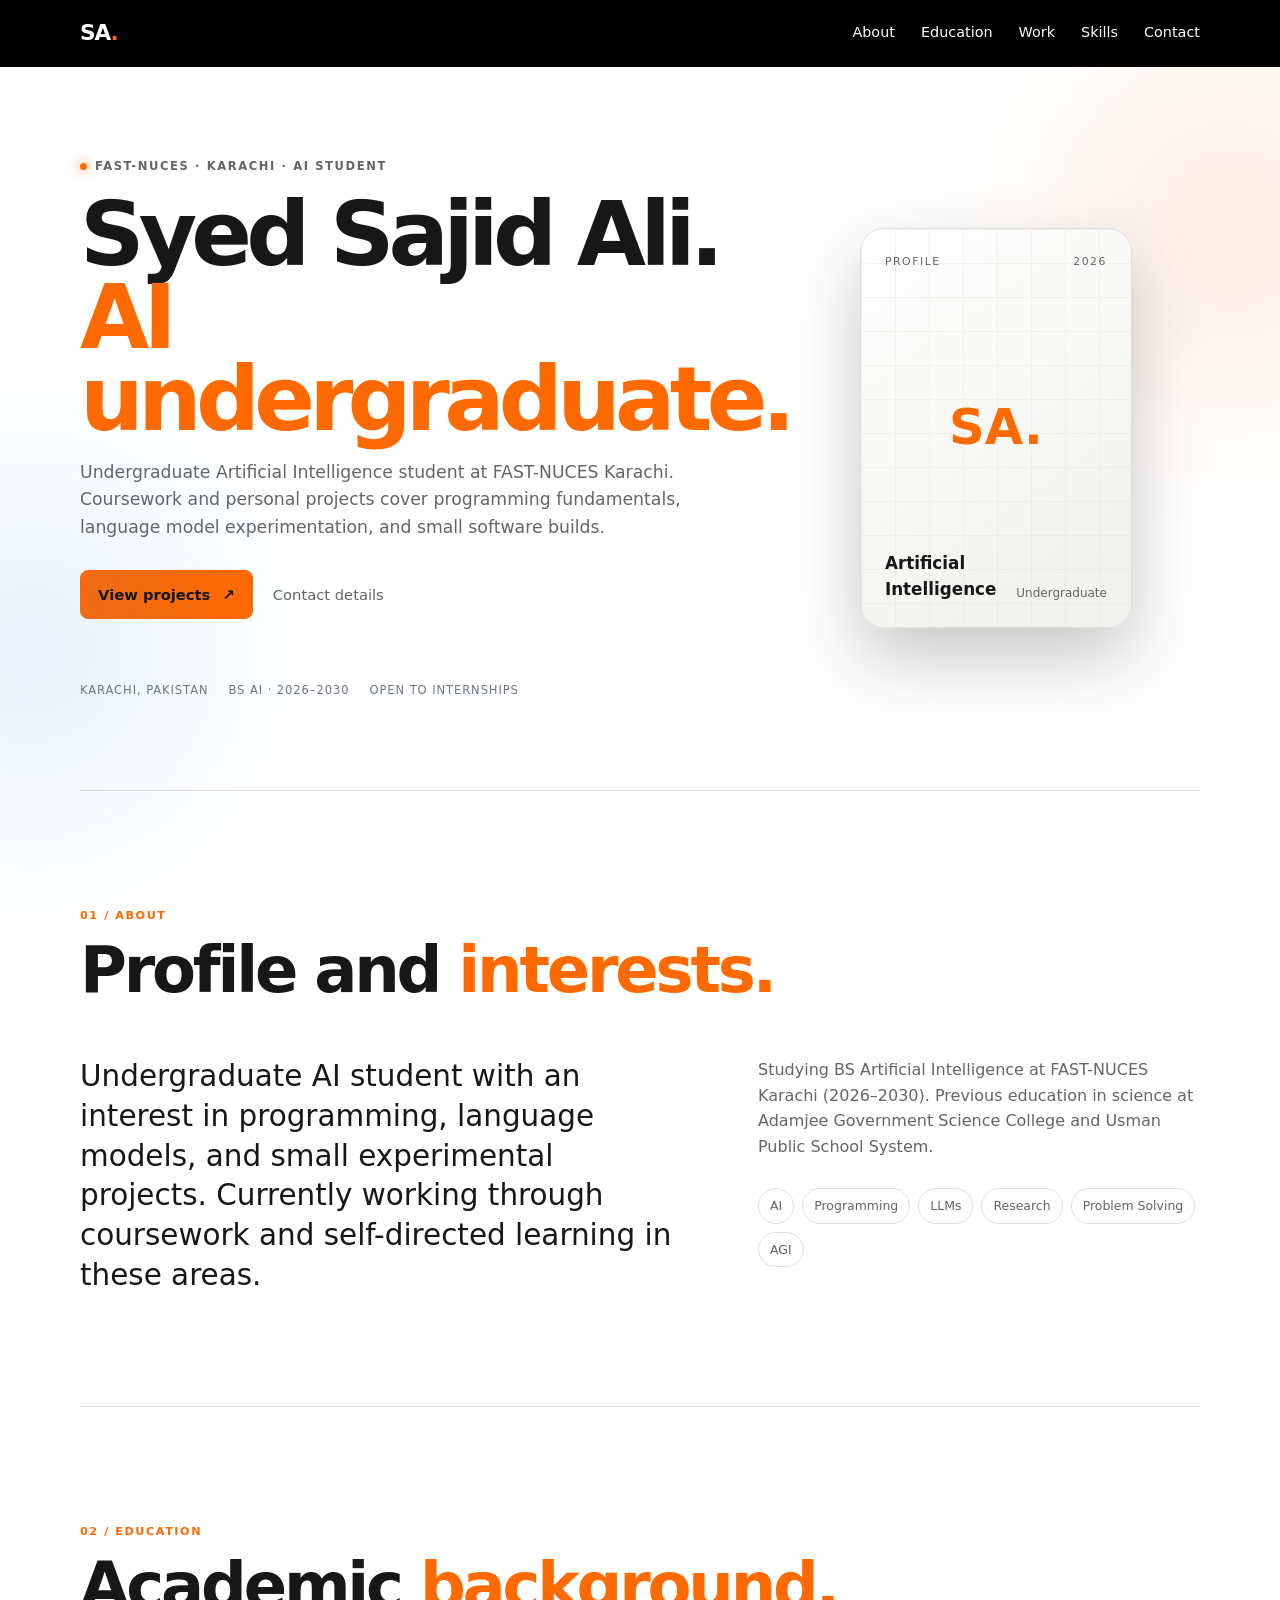
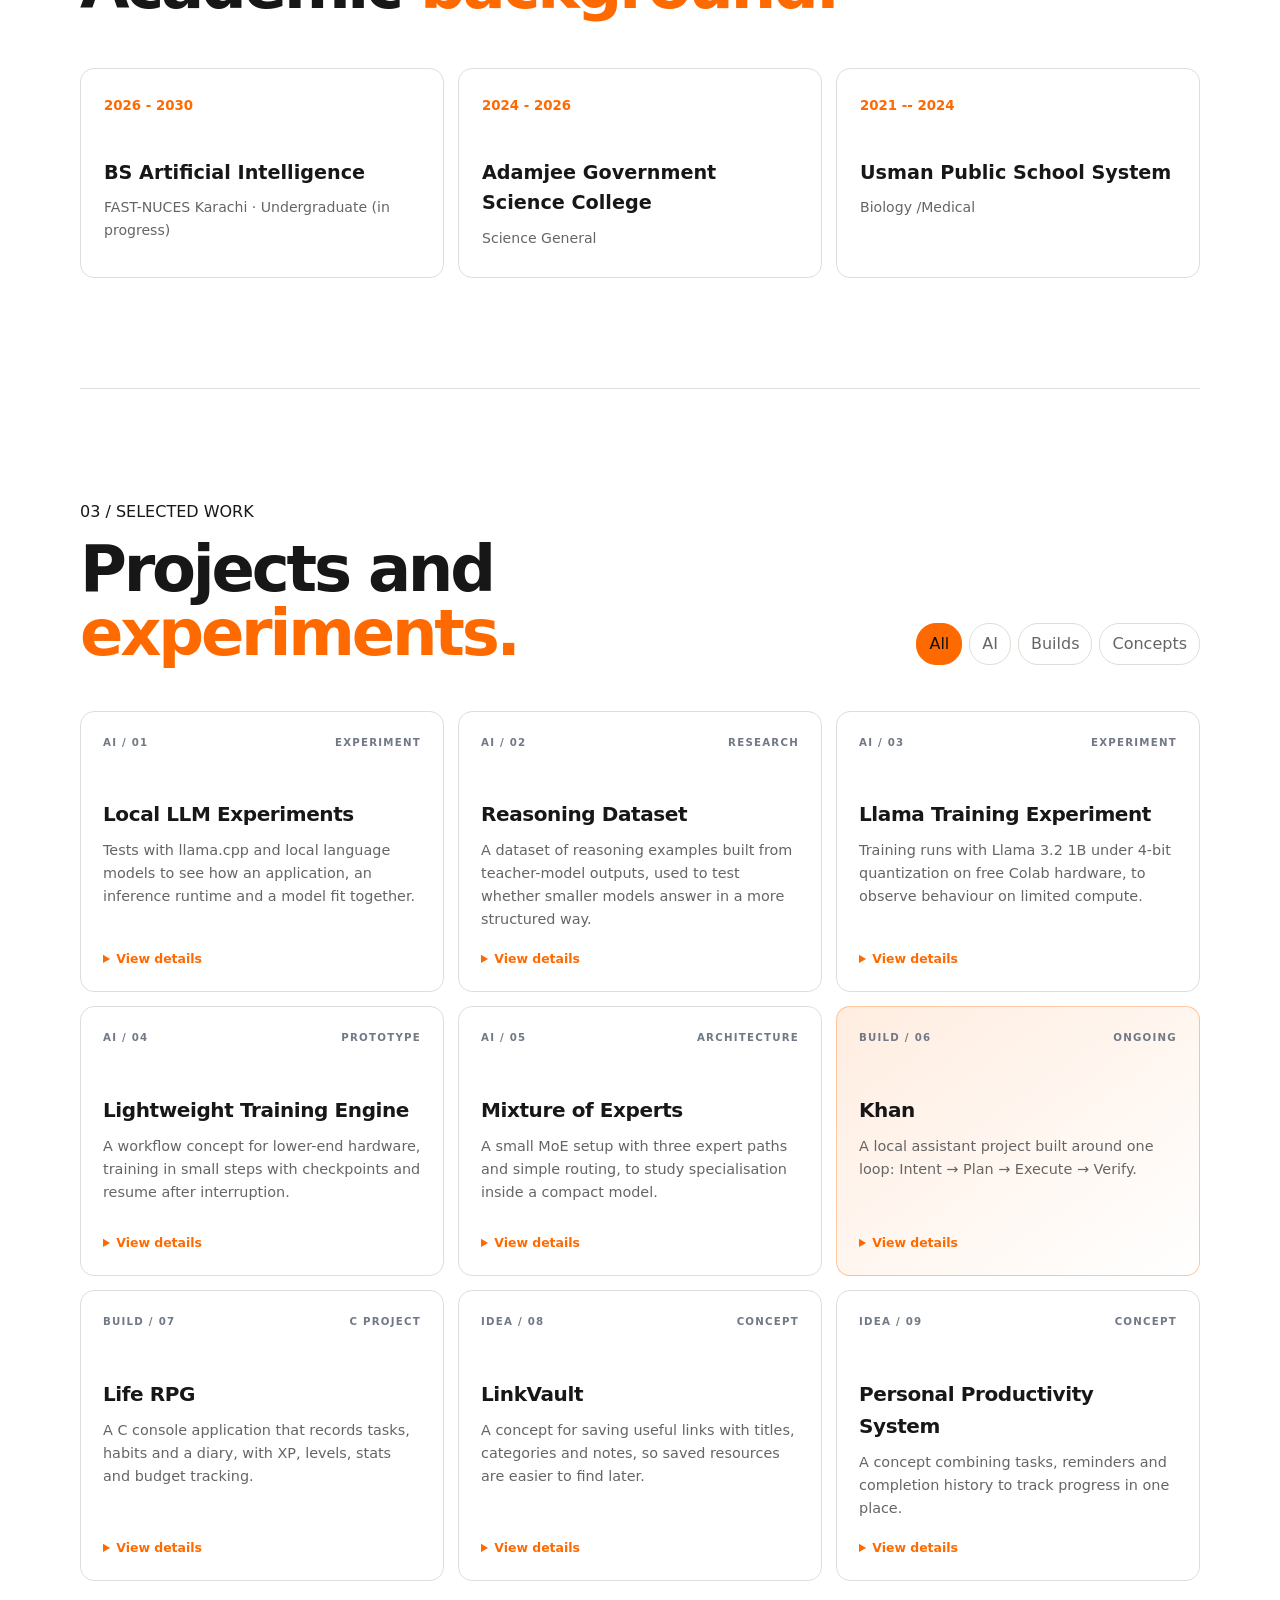
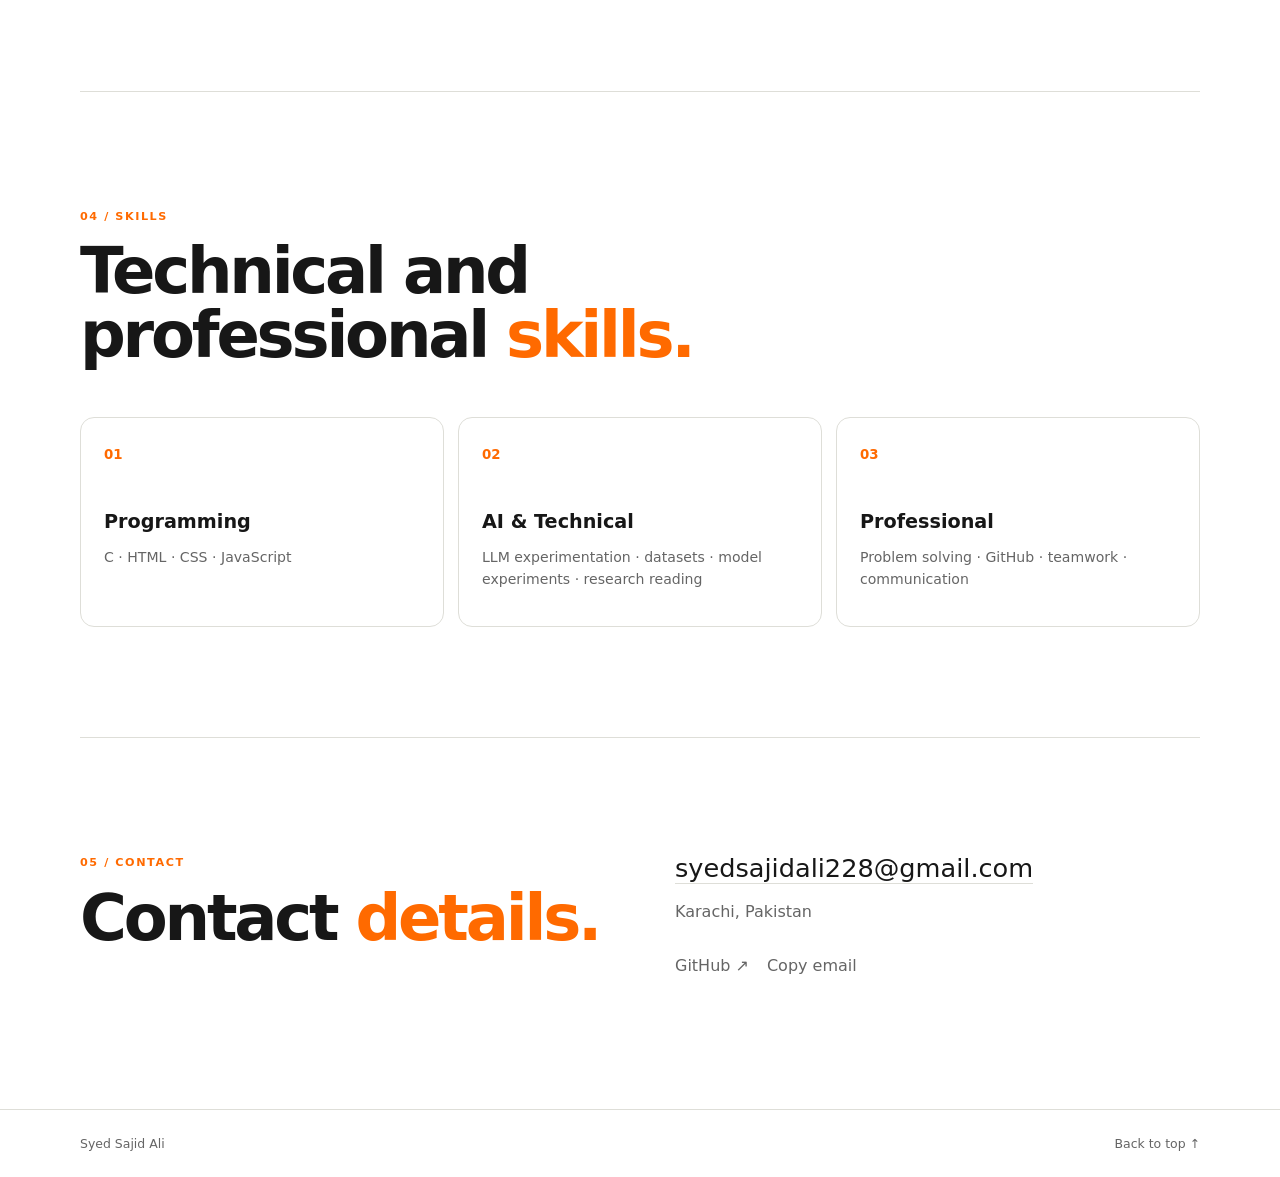
<file: ICT Project/index.html>
<!DOCTYPE html>
<html lang="en">
<head>
  <meta name="viewport" content="width=device-width, initial-scale=1">
  <title>Syed Sajid Ali |AI Student</title>
  <link rel="stylesheet" href="style.css">
</head>
<body id="top">

  <div class="glow glow-one"></div>
  <div class="glow glow-two"></div>

  <!-- top bar, css keeps it stuck at the top while scrolling, and the sun button switches between dark and light theme using javascript -->
  <header>
    <nav class="wrap">
      <a class="logo" href="#top">SA<span>.</span></a>
      <div class="nav-links">
        <a href="#about">About</a>
        <a href="#education">Education</a>
        <a href="#work">Work</a>
        <a href="#skills">Skills</a>
        <a href="#contact">Contact</a>
      </div>
    </nav>
  </header>

  <main>

    <!-- hero is the first screen, it shows my name, current degree, a short factual summary, and a decorative card with my basic profile details -->
    <section class="hero wrap">
      <div class="hero-copy">
        <div class="eyebrow"><span class="dot"></span>FAST-NUCES · KARACHI · AI STUDENT</div>
        <h1>Syed Sajid Ali.<br><span>AI undergraduate.</span></h1>
        <p class="hero-text">
          Undergraduate Artificial Intelligence student at FAST-NUCES Karachi.
          Coursework and personal projects cover programming fundamentals,
          language model experimentation, and small software builds.
        </p>
        <div class="hero-buttons">
          <a class="button" href="#work">View projects <span>↗</span></a>
          <a class="text-link" href="#contact">Contact details</a>
        </div>
        <div class="quick-info">
          <span>Karachi, Pakistan</span>
          <span>BS AI · 2026–2030</span>
          <span>Open to internships</span>
        </div>
      </div>

      <div class="hero-card">
        <div class="card-grid"></div>
        <div class="avatar">SA.</div>
        <div class="hero-card-top"><span>PROFILE</span><span>2026</span></div>
        <div class="hero-card-bottom"><strong>Artificial Intelligence</strong><span>Undergraduate</span></div>
      </div>
    </section>

    <!-- about section with a short factual profile on the left and my areas of interest listed as small tags on the right -->
    <section id="about" class="section wrap">
      <div class="section-head">
        <span>01 / ABOUT</span>
        <h2>Profile and <em>interests.</em></h2>
      </div>
      <div class="about-grid">
        <p class="big-text">
          Undergraduate AI student with an interest in programming,
          language models, and small experimental projects. Currently
          working through coursework and self-directed learning in these areas.
        </p>
        <div class="about-side">
          <p>
            Studying BS Artificial Intelligence at FAST-NUCES Karachi (2026–2030).
            Previous education in science at Adamjee Government Science College
            and Usman Public School System.
          </p>
          <div class="chips">
            <span>AI</span><span>Programming</span><span>LLMs</span>
            <span>Research</span><span>Problem Solving</span><span>AGI</span>
          </div>
        </div>
      </div>
    </section>

    <!-- education section, listed newest first with dates, each entry uses the skill-card style so it matches the rest of the site without adding new css -->
    <section id="education" class="section wrap">
      <div class="section-head">
        <span>02 / EDUCATION</span>
        <h2>Academic <em>background.</em></h2>
      </div>
      <div class="skills-grid">
        <div class="skill-card">
          <small>2026 - 2030</small>
          <h3>BS Artificial Intelligence</h3>
          <p>FAST-NUCES Karachi · Undergraduate (in progress)</p>
        </div>
        <div class="skill-card">
          <small>2024 - 2026</small>
          <h3>Adamjee Government Science College</h3>
          <p>Science General</p>
        </div>
        <div class="skill-card">
          <small>2021 -- 2024</small>
          <h3>Usman Public School System</h3>
          <p>Biology /Medical</p>
        </div>
      </div>
    </section>

    <!-- work section lists projects and experiments, the four filter buttons call showCat() in javascript to hide any card that does not match the chosen category -->
    <section id="work" class="section wrap">
      <div class="section-head work-head">
        <div>
          <span>03 / SELECTED WORK</span>
          <h2>Projects and <em>experiments.</em></h2>
        </div>
        <div class="filters">
          <button class="active" onclick="showCat('all', this)">All</button>
          <button onclick="showCat('ai', this)">AI</button>
          <button onclick="showCat('builds', this)">Builds</button>
          <button onclick="showCat('concepts', this)">Concepts</button>
        </div>
      </div>

      <div class="projects">

        <article class="project ai">
          <div class="project-top"><span>AI / 01</span><span>EXPERIMENT</span></div>
          <h3>Local LLM Experiments</h3>
          <p>Tests with llama.cpp and local language models to see how an application, an inference runtime and a model fit together.</p>
          <details><summary>View details</summary><p>llama.cpp · local inference · application/model workflow</p></details>
        </article>

        <article class="project ai">
          <div class="project-top"><span>AI / 02</span><span>RESEARCH</span></div>
          <h3>Reasoning Dataset</h3>
          <p>A dataset of reasoning examples built from teacher-model outputs, used to test whether smaller models answer in a more structured way.</p>
          <details><summary>View details</summary><p>Reasoning examples · teacher outputs · exploratory testing</p></details>
        </article>

        <article class="project ai">
          <div class="project-top"><span>AI / 03</span><span>EXPERIMENT</span></div>
          <h3>Llama Training Experiment</h3>
          <p>Training runs with Llama 3.2 1B under 4-bit quantization on free Colab hardware, to observe behaviour on limited compute.</p>
          <details><summary>View details</summary><p>Llama 3.2 1B · 4-bit quantization · Google Colab</p></details>
        </article>

        <article class="project ai">
          <div class="project-top"><span>AI / 04</span><span>PROTOTYPE</span></div>
          <h3>Lightweight Training Engine</h3>
          <p>A workflow concept for lower-end hardware, training in small steps with checkpoints and resume after interruption.</p>
          <details><summary>View details</summary><p>Checkpoints · resume flow · distillation experiments</p></details>
        </article>

        <article class="project ai">
          <div class="project-top"><span>AI / 05</span><span>ARCHITECTURE</span></div>
          <h3>Mixture of Experts</h3>
          <p>A small MoE setup with three expert paths and simple routing, to study specialisation inside a compact model.</p>
          <details><summary>View details</summary><p>Three experts · routing · specialization</p></details>
        </article>

        <article class="project builds feature">
          <div class="project-top"><span>BUILD / 06</span><span>ONGOING</span></div>
          <h3>Khan</h3>
          <p>A local assistant project built around one loop: Intent → Plan → Execute → Verify.</p>
          <details><summary>View details</summary><p>Intent planning · execution · verification</p></details>
        </article>

        <article class="project builds">
          <div class="project-top"><span>BUILD / 07</span><span>C PROJECT</span></div>
          <h3>Life RPG</h3>
          <p>A C console application that records tasks, habits and a diary, with XP, levels, stats and budget tracking.</p>
          <details><summary>View details</summary><p>Tasks · diary · XP · levels · stats · budget tracking</p></details>
        </article>

        <article class="project concepts">
          <div class="project-top"><span>IDEA / 08</span><span>CONCEPT</span></div>
          <h3>LinkVault</h3>
          <p>A concept for saving useful links with titles, categories and notes, so saved resources are easier to find later.</p>
          <details><summary>View details</summary><p>Organization · search · workflow context</p></details>
        </article>

        <article class="project concepts">
          <div class="project-top"><span>IDEA / 09</span><span>CONCEPT</span></div>
          <h3>Personal Productivity System</h3>
          <p>A concept combining tasks, reminders and completion history to track progress in one place.</p>
          <details><summary>View details</summary><p>Reminders · completion history · progress tracking</p></details>
        </article>

      </div>
    </section>

    <!-- skills section, three short lists grouped by programming, ai and professional, no javascript needed here -->
    <section id="skills" class="section wrap">
      <div class="section-head">
        <span>04 / SKILLS</span>
        <h2>Technical and professional <em>skills.</em></h2>
      </div>
      <div class="skills-grid">
        <div class="skill-card">
          <small>01</small>
          <h3>Programming</h3>
          <p>C · HTML · CSS · JavaScript</p>
        </div>
        <div class="skill-card">
          <small>02</small>
          <h3>AI & Technical</h3>
          <p>LLM experimentation · datasets · model experiments · research reading</p>
        </div>
        <div class="skill-card">
          <small>03</small>
          <h3>Professional</h3>
          <p>Problem solving · GitHub · teamwork · communication</p>
        </div>
      </div>
    </section>

    <!-- contact section with email, location and github, mailto opens the email app and the copy button calls copyEmail() in javascript -->
    <section id="contact" class="contact wrap">
      <div>
        <span>05 / CONTACT</span>
        <h2>Contact <em>details.</em></h2>
      </div>
      <div class="contact-right">
        <a class="email" href="mailto:syedsajidali228@gmail.com">syedsajidali228@gmail.com</a>
        <p>Karachi, Pakistan</p>
        <div class="contact-links">
          <a href="https://github.com/syedsajidali228" target="_blank">GitHub ↗</a>
          <button id="copyBtn" onclick="copyEmail()">Copy email</button>
        </div>
      </div>
    </section>

  </main>

  <!-- footer is a thin strip at the bottom with my name on the left and a back-to-top link on the right -->
  <footer>
    <div class="wrap footer-inner">
      <span>Syed Sajid Ali</span>
      <a href="#top">Back to top ↑</a>
    </div>
  </footer>

  <!-- script is placed at the end so the html above already exists when the javascript starts running -->
  <script src="script.js"></script>
</body>
</html>
</file>
<file: ICT Project/style.css>
* {
  margin: 0;
  padding: 0;
  box-sizing: border-box;
}

:root {
  --bg: #ffffff;
  --card: #ffffff;
  --card-2: #f0f0ec;
  --text: #171717;
  --muted: #656565;
  --line: #deded8;
  --accent: #ff6a00;
  --accent-soft: rgba(255, 106, 0, .12);
}

html {
  scroll-behavior: smooth;
}

body {
  min-height: 100vh;
  background: var(--bg);
  color: var(--text);
  font-family: Inter, ui-sans-serif, system-ui, -apple-system, "Segoe UI", sans-serif;
  line-height: 1.6;
  overflow-x: hidden;
}

a {
  color: inherit;
  text-decoration: none;
}

button {
  font: inherit;
}

.wrap {
  width: min(1120px, calc(100% - 44px));
  margin: auto;
}

.glow {
  position: fixed;
  width: 300px;
  height: 300px;
  border-radius: 50%;
  pointer-events: none;
  filter: blur(90px);
  opacity: .12;
}

.glow-one {
  top: 80px;
  right: -100px;
  background: var(--accent);
}

.glow-two {
  bottom: 100px;
  left: -120px;
  background: #3b82f6;
}

header {
  position: sticky;
  top: 0;
  z-index: 20;
  backdrop-filter: blur(14px);
  background: #000;
  border-bottom: 1px solid #000;
}

nav {
  min-height: 66px;
  display: flex;
  align-items: center;
  justify-content: space-between;
}

.logo {
  color: #fff;
  font-size: 1.35rem;
  font-weight: 800;
  letter-spacing: -.05em;
}

.logo span {
  color: var(--accent);
}

.nav-links {
  display: flex;
  gap: 26px;
}

.nav-links a {
  color: #fff;
  font-size: .9rem;
}

.nav-links a:hover,
.text-link:hover,
.contact-links a:hover {
  color: var(--accent);
}

.hero {
  min-height: 680px;
  display: grid;
  grid-template-columns: 1.2fr .8fr;
  align-items: center;
  gap: 70px;
  padding: 90px 0;
}

.eyebrow {
  color: var(--muted);
  font-size: .72rem;
  font-weight: 700;
  letter-spacing: .14em;
}

.dot {
  display: inline-block;
  width: 7px;
  height: 7px;
  margin-right: 8px;
  border-radius: 50%;
  background: var(--accent);
  box-shadow: 0 0 12px var(--accent);
}

h1 {
  max-width: 760px;
  margin: 18px 0;
  font-size: clamp(3.2rem, 7vw, 6.5rem);
  line-height: .92;
  letter-spacing: -.065em;
}

h1 span,
.section-head em,
.contact em {
  color: var(--accent);
  font-style: normal;
}

.hero-text {
  max-width: 650px;
  color: var(--muted);
  font-size: 1.08rem;
}

.hero-buttons {
  display: flex;
  align-items: center;
  gap: 20px;
  margin-top: 28px;
}

.button {
  padding: 12px 17px;
  border: 1px solid var(--accent);
  border-radius: 8px;
  background: var(--accent);
  color: #111;
  font-size: .92rem;
  font-weight: 800;
}

.button span {
  margin-left: 7px;
}

.text-link {
  color: var(--muted);
  font-size: .92rem;
}

.quick-info {
  display: flex;
  flex-wrap: wrap;
  gap: 20px;
  margin-top: 62px;
  color: #6f7782;
  font-size: .72rem;
  letter-spacing: .08em;
  text-transform: uppercase;
}

.hero-card {
  position: relative;
  min-height: 400px;
  overflow: hidden;
  padding: 24px;
  border: 1px solid var(--line);
  border-radius: 24px;
  background: linear-gradient(145deg, var(--card), var(--card-2));
  box-shadow: 0 30px 70px rgba(0, 0, 0, .22);
}

.card-grid {
  position: absolute;
  inset: 0;
  opacity: .35;
  background-image:
    linear-gradient(var(--line) 1px, transparent 1px),
    linear-gradient(90deg, var(--line) 1px, transparent 1px);
  background-size: 34px 34px;
}

.avatar {
  position: absolute;
  top: 50%;
  left: 50%;
  display: grid;
  place-items: center;
  transform: translate(-50%, -50%);
  border: 0;
  border-radius: 0;
  background: transparent;
  color: var(--accent);
  font-size: 3.1rem;
  font-weight: 900;
  box-shadow: none;
}

.hero-card-top,
.hero-card-bottom {
  position: absolute;
  left: 24px;
  right: 24px;
  display: flex;
  justify-content: space-between;
}

.hero-card-top {
  top: 24px;
  color: var(--muted);
  font-size: .68rem;
  letter-spacing: .14em;
}

.hero-card-bottom {
  bottom: 24px;
  align-items: flex-end;
}

.hero-card-bottom strong {
  font-size: 1.05rem;
}

.hero-card-bottom span {
  color: var(--muted);
  font-size: .75rem;
}

.section {
  padding: 110px 0;
  border-top: 1px solid var(--line);
  scroll-margin-top: 70px;
}

.section-head > span,
.contact > div > span {
  color: var(--accent);
  font-size: .7rem;
  font-weight: 800;
  letter-spacing: .14em;
}

.section-head h2,
.contact h2 {
  max-width: 770px;
  margin-top: 12px;
  font-size: clamp(2.2rem, 5vw, 4.4rem);
  line-height: 1;
  letter-spacing: -.05em;
}

.about-grid {
  display: grid;
  grid-template-columns: 1.15fr .85fr;
  gap: 80px;
  margin-top: 55px;
}

.big-text {
  font-size: clamp(1.35rem, 2.3vw, 2rem);
  line-height: 1.35;
}

.about-side {
  color: var(--muted);
}

.about-side > p {
  margin-bottom: 28px;
}

.chips {
  display: flex;
  flex-wrap: wrap;
  gap: 8px;
}

.chips span {
  padding: 7px 11px;
  border: 1px solid var(--line);
  border-radius: 20px;
  color: var(--muted);
  background: var(--card);
  font-size: .78rem;
}

.work-head {
  display: flex;
  align-items: flex-end;
  justify-content: space-between;
  gap: 30px;
  margin-bottom: 46px;
}

.filters {
  display: flex;
  flex-wrap: wrap;
  justify-content: flex-end;
  gap: 7px;
}

.filters button {
  padding: 7px 12px;
  border: 1px solid var(--line);
  border-radius: 20px;
  background: transparent;
  color: var(--muted);
  cursor: pointer;
}

.filters button:hover,
.filters button.active {
  border-color: var(--accent);
  background: var(--accent);
  color: #111;
}

.projects {
  display: grid;
  grid-template-columns: repeat(3, 1fr);
  gap: 14px;
}

.project {
  min-height: 270px;
  display: flex;
  flex-direction: column;
  padding: 22px;
  border: 1px solid var(--line);
  border-radius: 14px;
  background: var(--card);
  transition: .22s;
}

.project:hover {
  transform: translateY(-4px);
  border-color: rgba(255, 106, 0, .55);
}

.project.feature {
  background: linear-gradient(145deg, var(--accent-soft), var(--card));
  border-color: rgba(255, 106, 0, .35);
}

.project-top {
  display: flex;
  justify-content: space-between;
  color: #707985;
  font-size: .64rem;
  font-weight: 800;
  letter-spacing: .12em;
}

.project h3 {
  margin: 48px 0 9px;
  font-size: 1.25rem;
  letter-spacing: -.02em;
}

.project > p {
  color: var(--muted);
  font-size: .9rem;
}

.project details {
  margin-top: auto;
  padding-top: 18px;
}

.project summary {
  color: var(--accent);
  cursor: pointer;
  font-size: .78rem;
  font-weight: 700;
}

.project details p {
  margin-top: 10px;
  color: var(--muted);
  font-size: .78rem;
}

.skills-grid {
  display: grid;
  grid-template-columns: repeat(3, 1fr);
  gap: 14px;
  margin-top: 50px;
}

.skill-card {
  min-height: 210px;
  padding: 23px;
  border: 1px solid var(--line);
  border-radius: 14px;
  background: var(--card);
}

.skill-card small {
  color: var(--accent);
  font-weight: 800;
}

.skill-card h3 {
  margin: 40px 0 8px;
  font-size: 1.2rem;
}

.skill-card p {
  color: var(--muted);
  font-size: .88rem;
}

.contact {
  display: grid;
  grid-template-columns: 1fr 1fr;
  gap: 70px;
  padding: 110px 0 130px;
  border-top: 1px solid var(--line);
}

.contact-right {
  align-self: end;
}

.email {
  font-size: clamp(1.2rem, 2vw, 1.7rem);
  border-bottom: 1px solid var(--line);
}

.contact-right > p {
  margin-top: 10px;
  color: var(--muted);
}

.contact-links {
  display: flex;
  gap: 18px;
  margin-top: 28px;
}

.contact-links a,
.contact-links button {
  color: var(--muted);
  border: 0;
  background: none;
  cursor: pointer;
}

.contact-links a:hover,
.contact-links button:hover {
  color: var(--accent);
}

footer {
  border-top: 1px solid var(--line);
}

.footer-inner {
  display: flex;
  justify-content: space-between;
  padding: 24px 0;
  color: var(--muted);
  font-size: .78rem;
}

@media (max-width: 850px) {
  .hero,
  .about-grid,
  .contact {
    grid-template-columns: 1fr;
  }

  .hero-card {
    min-height: 330px;
  }

  .projects,
  .skills-grid {
    grid-template-columns: repeat(2, 1fr);
  }

  .work-head {
    display: block;
  }

  .filters {
    justify-content: flex-start;
    margin-top: 20px;
  }
}

@media (max-width: 600px) {
  .wrap {
    width: min(100% - 28px, 1120px);
  }

  .nav-links {
    display: none;
  }

  h1 {
    font-size: 3.35rem;
  }

  .hero {
    min-height: auto;
    padding: 70px 0;
  }

  .quick-info {
    margin-top: 42px;
  }

  .about-grid {
    gap: 35px;
  }

  .projects,
  .skills-grid {
    grid-template-columns: 1fr;
  }

  .section {
    padding: 80px 0;
  }

  .contact {
    padding: 80px 0;
  }

  .email {
    display: inline-block;
    margin-top: 35px;
    font-size: 1.05rem;
  }
}
</file>
